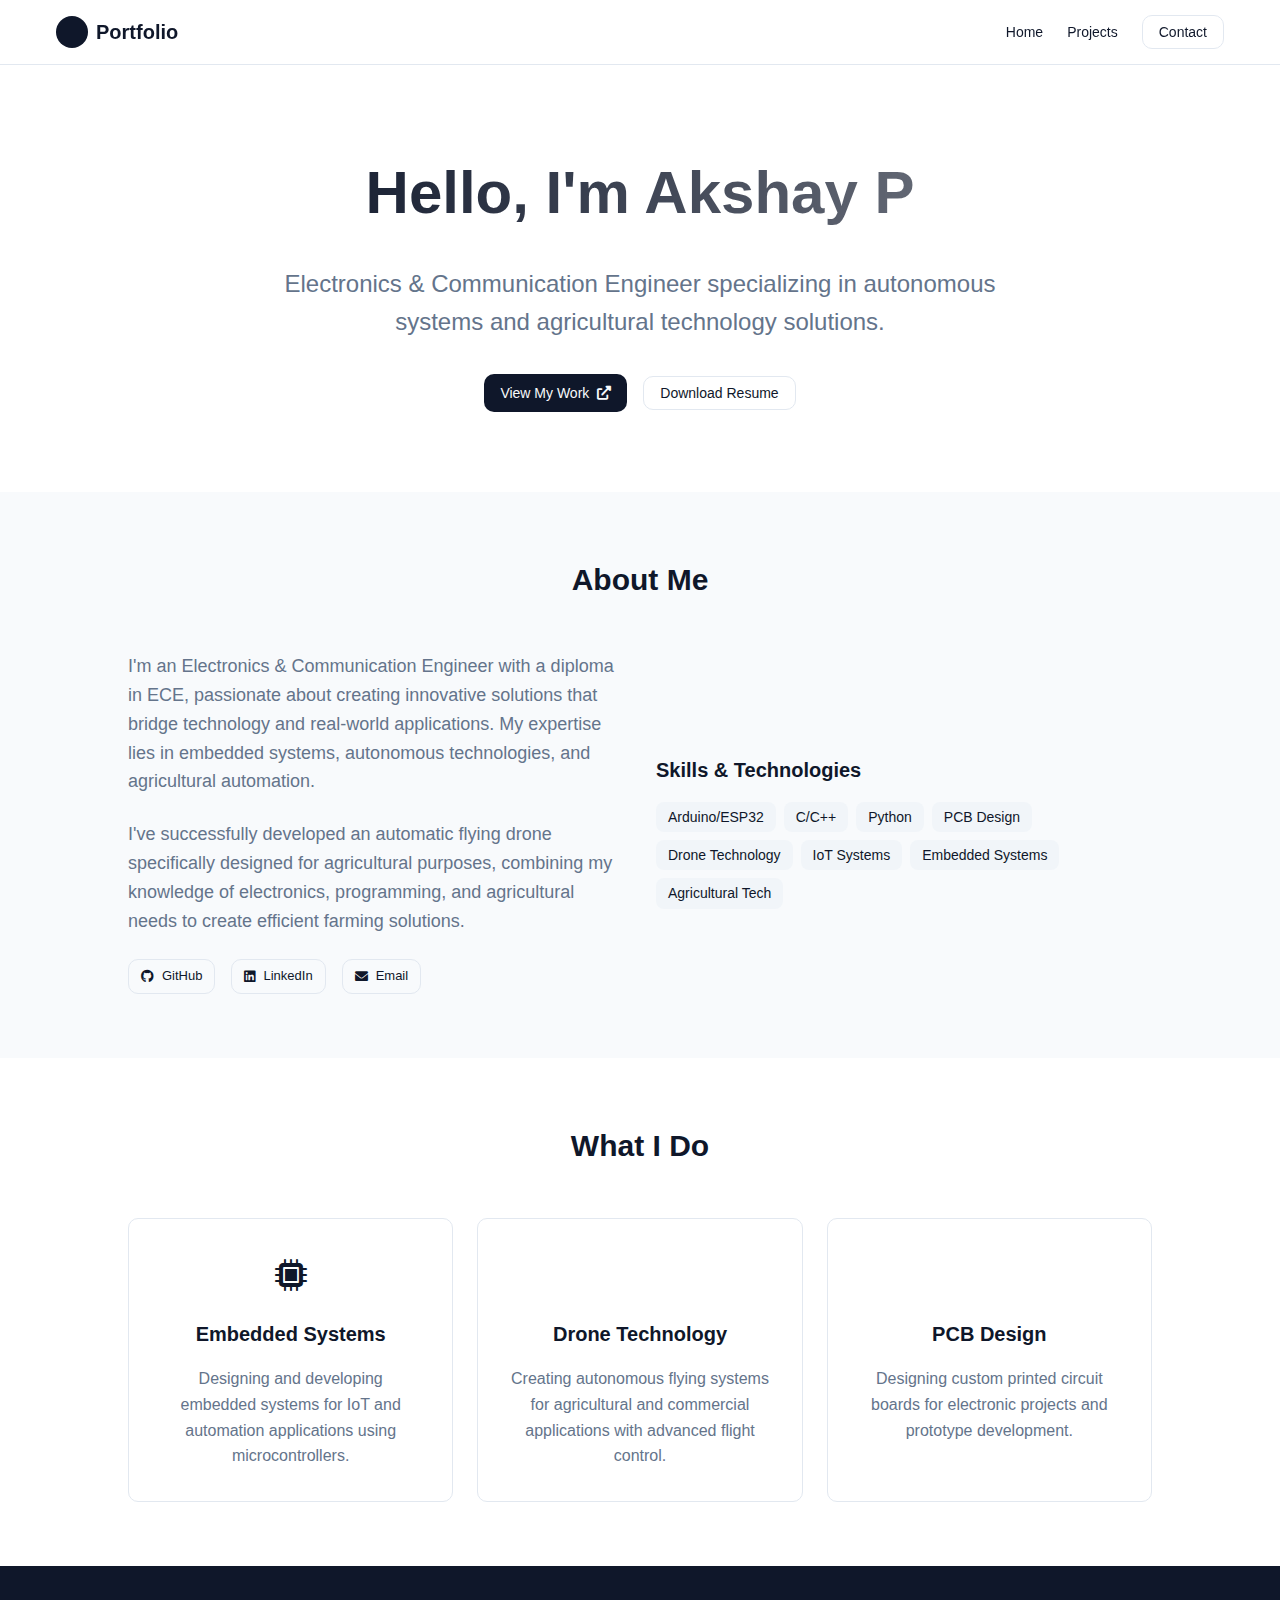
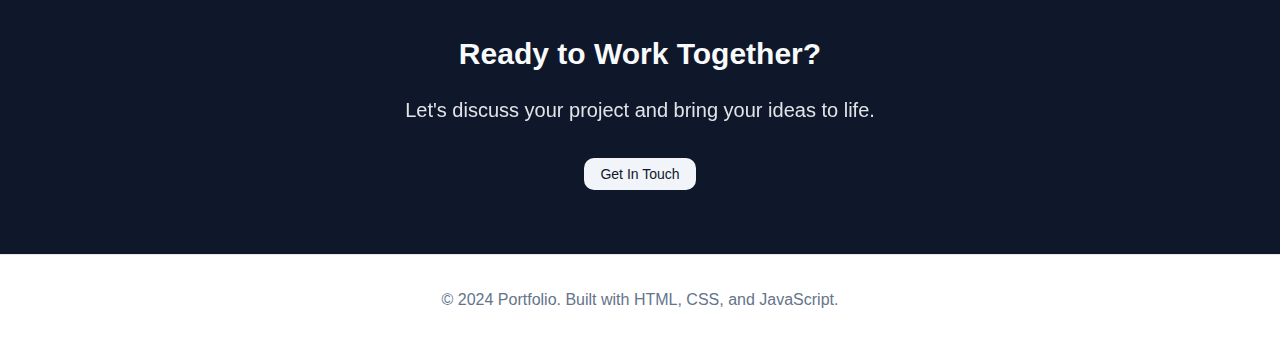
<file: static-portfolio (2)/home/ubuntu/static-portfolio/index.html>
<!DOCTYPE html>
<html lang="en">
<head>
    <meta charset="UTF-8">
    <meta name="viewport" content="width=device-width, initial-scale=1.0">
    <title>Akshay P - Portfolio</title>
    <link rel="stylesheet" href="styles.css">
    <link href="https://cdnjs.cloudflare.com/ajax/libs/font-awesome/6.0.0/css/all.min.css" rel="stylesheet">
</head>
<body>
    <!-- Header/Navigation -->
    <header class="header">
        <div class="container">
            <div class="nav-brand">
                <div class="logo"></div>
                <span class="brand-text">Portfolio</span>
            </div>
            <nav class="nav-menu">
                <a href="index.html" class="nav-link active">Home</a>
                <a href="projects.html" class="nav-link">Projects</a>
                <button class="btn btn-outline">Contact</button>
            </nav>
            <button class="mobile-menu-btn" id="mobileMenuBtn">
                <i class="fas fa-bars"></i>
            </button>
        </div>
    </header>

    <!-- Mobile Menu -->
    <div class="mobile-menu" id="mobileMenu">
        <a href="index.html" class="mobile-nav-link">Home</a>
        <a href="projects.html" class="mobile-nav-link">Projects</a>
        <button class="btn btn-outline">Contact</button>
    </div>

    <!-- Hero Section -->
    <section class="hero">
        <div class="container">
            <div class="hero-content">
                <h1 class="hero-title">Hello, I'm Akshay P</h1>
                <p class="hero-subtitle">
                    Electronics & Communication Engineer specializing in autonomous systems and agricultural technology solutions.
                </p>
                <div class="hero-buttons">
                    <a href="projects.html" class="btn btn-primary">
                        View My Work
                        <i class="fas fa-external-link-alt"></i>
                    </a>
                    <button class="btn btn-outline">Download Resume</button>
                </div>
            </div>
        </div>
    </section>

    <!-- About Section -->
    <section class="about">
        <div class="container">
            <div class="about-content">
                <h2 class="section-title">About Me</h2>
                <div class="about-grid">
                    <div class="about-text">
                        <p class="about-paragraph">
                            I'm an Electronics & Communication Engineer with a diploma in ECE, passionate about creating 
                            innovative solutions that bridge technology and real-world applications. My expertise lies in 
                            embedded systems, autonomous technologies, and agricultural automation.
                        </p>
                        <p class="about-paragraph">
                            I've successfully developed an automatic flying drone specifically designed for agricultural 
                            purposes, combining my knowledge of electronics, programming, and agricultural needs to create 
                            efficient farming solutions.
                        </p>
                        <div class="social-links">
                            <a href="#" class="btn btn-outline btn-sm">
                                <i class="fab fa-github"></i>
                                GitHub
                            </a>
                            <a href="#" class="btn btn-outline btn-sm">
                                <i class="fab fa-linkedin"></i>
                                LinkedIn
                            </a>
                            <a href="#" class="btn btn-outline btn-sm">
                                <i class="fas fa-envelope"></i>
                                Email
                            </a>
                        </div>
                    </div>
                    <div class="skills-section">
                        <h3 class="skills-title">Skills & Technologies</h3>
                        <div class="skills-grid">
                            <span class="skill-badge">Arduino/ESP32</span>
                            <span class="skill-badge">C/C++</span>
                            <span class="skill-badge">Python</span>
                            <span class="skill-badge">PCB Design</span>
                            <span class="skill-badge">Drone Technology</span>
                            <span class="skill-badge">IoT Systems</span>
                            <span class="skill-badge">Embedded Systems</span>
                            <span class="skill-badge">Agricultural Tech</span>
                        </div>
                    </div>
                </div>
            </div>
        </div>
    </section>

    <!-- Services Section -->
    <section class="services">
        <div class="container">
            <div class="services-content">
                <h2 class="section-title">What I Do</h2>
                <div class="services-grid">
                    <div class="service-card">
                        <div class="service-icon">
                            <i class="fas fa-microchip"></i>
                        </div>
                        <h3 class="service-title">Embedded Systems</h3>
                        <p class="service-description">
                            Designing and developing embedded systems for IoT and automation applications using microcontrollers.
                        </p>
                    </div>
                    <div class="service-card">
                        <div class="service-icon">
                            <i class="fas fa-drone"></i>
                        </div>
                        <h3 class="service-title">Drone Technology</h3>
                        <p class="service-description">
                            Creating autonomous flying systems for agricultural and commercial applications with advanced flight control.
                        </p>
                    </div>
                    <div class="service-card">
                        <div class="service-icon">
                            <i class="fas fa-circuit-board"></i>
                        </div>
                        <h3 class="service-title">PCB Design</h3>
                        <p class="service-description">
                            Designing custom printed circuit boards for electronic projects and prototype development.
                        </p>
                    </div>
                </div>
            </div>
        </div>
    </section>

    <!-- CTA Section -->
    <section class="cta">
        <div class="container">
            <div class="cta-content">
                <h2 class="cta-title">Ready to Work Together?</h2>
                <p class="cta-subtitle">
                    Let's discuss your project and bring your ideas to life.
                </p>
                <button class="btn btn-secondary">Get In Touch</button>
            </div>
        </div>
    </section>

    <!-- Footer -->
    <footer class="footer">
        <div class="container">
            <p class="footer-text">
                © 2024 Portfolio. Built with HTML, CSS, and JavaScript.
            </p>
        </div>
    </footer>

    <script src="script.js"></script>
</body>
</html>
</file>
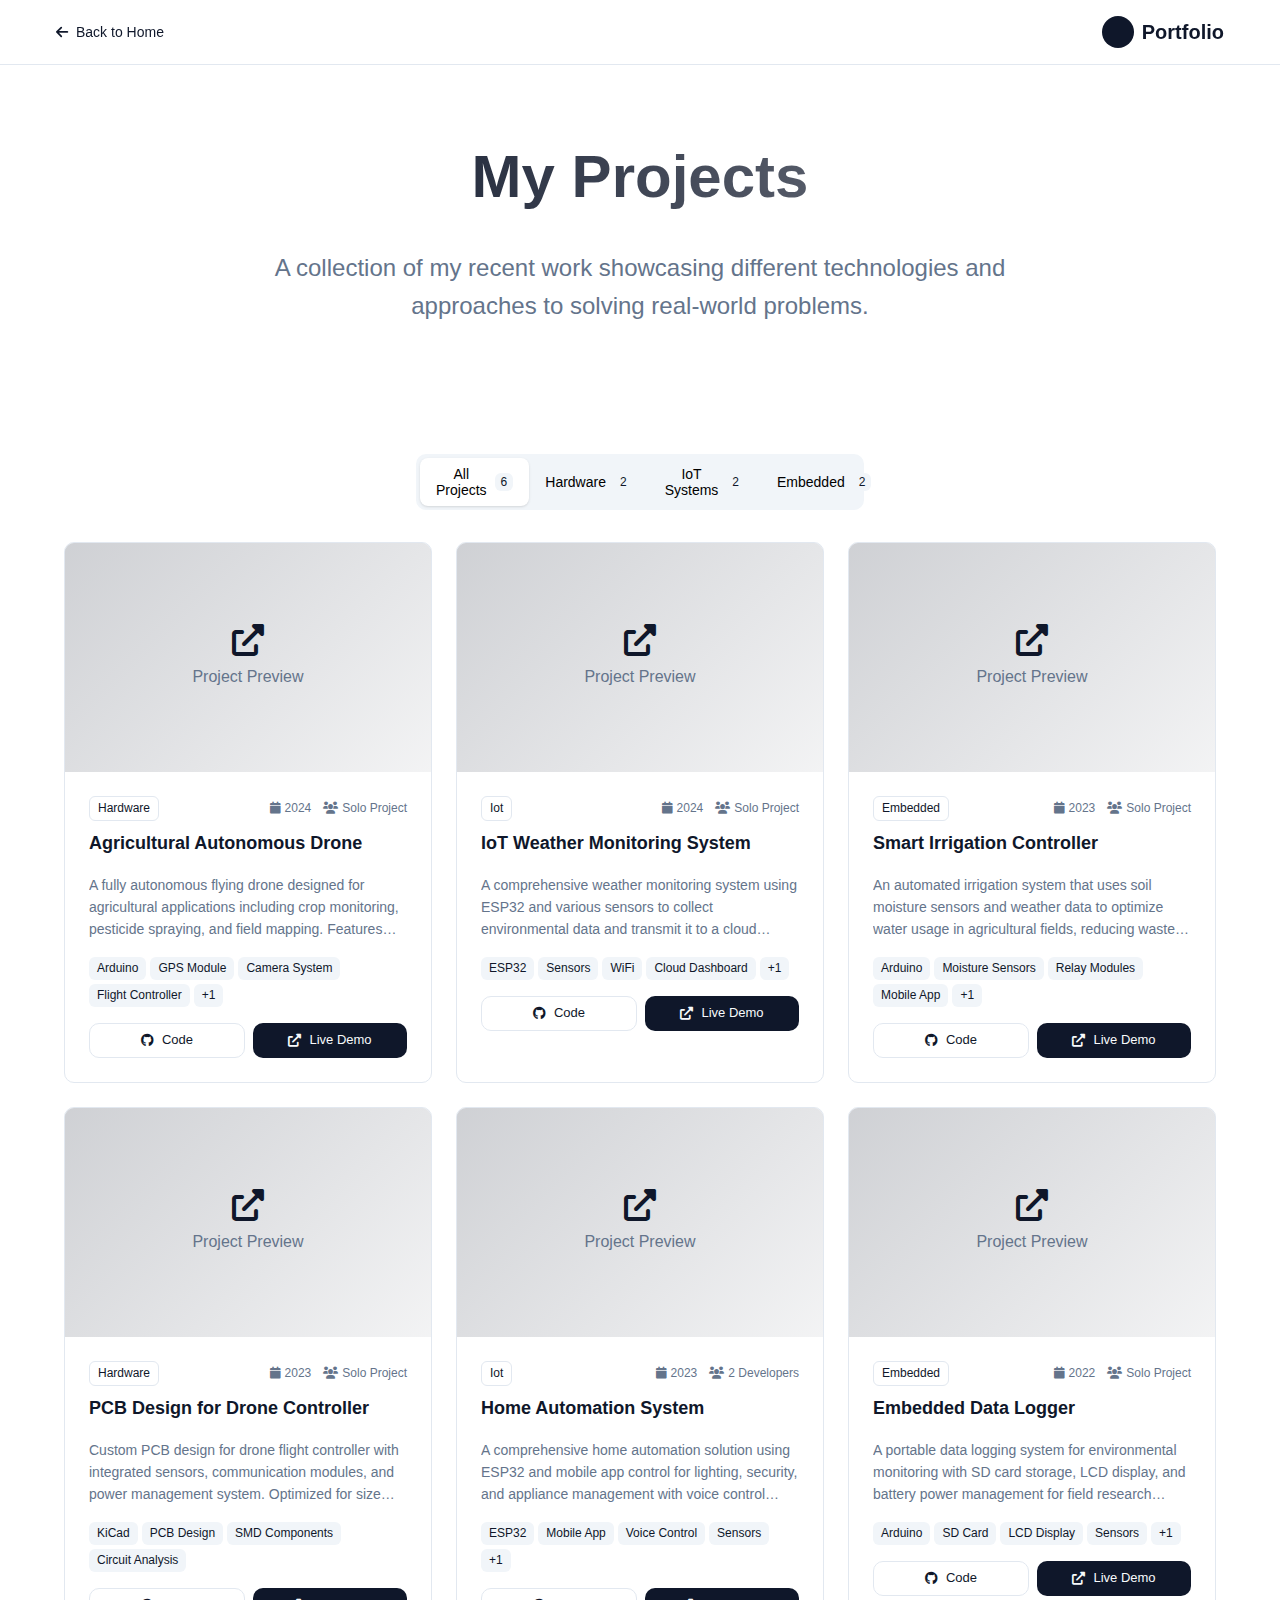
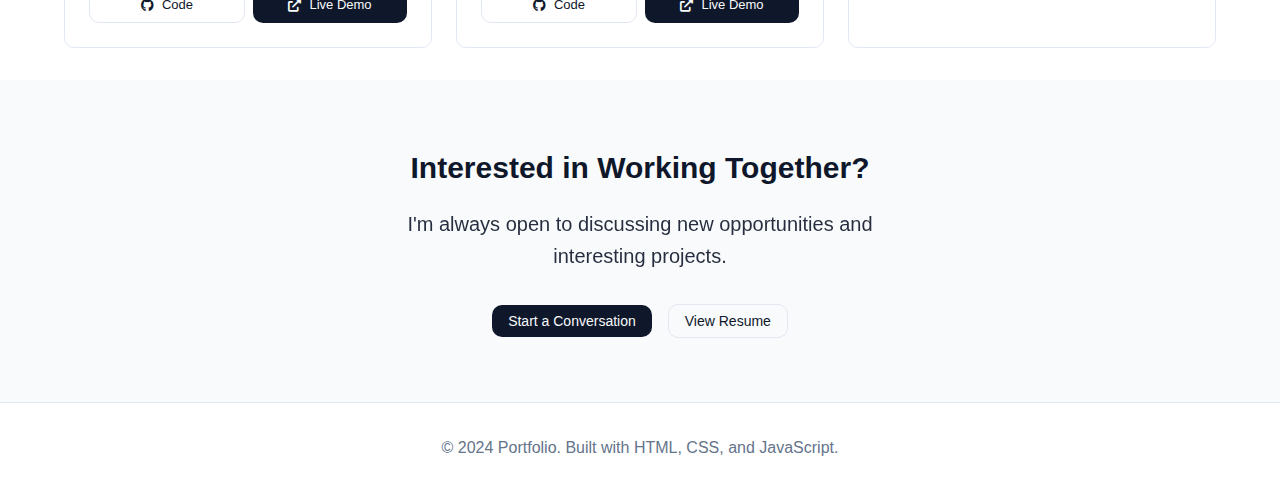
<file: static-portfolio (2)/home/ubuntu/static-portfolio/projects.html>
<!DOCTYPE html>
<html lang="en">
<head>
    <meta charset="UTF-8">
    <meta name="viewport" content="width=device-width, initial-scale=1.0">
    <title>Akshay P - Projects</title>
    <link rel="stylesheet" href="styles.css">
    <link href="https://cdnjs.cloudflare.com/ajax/libs/font-awesome/6.0.0/css/all.min.css" rel="stylesheet">
</head>
<body>
    <!-- Header/Navigation -->
    <header class="header">
        <div class="container">
            <div class="nav-brand">
                <a href="index.html" class="back-link">
                    <i class="fas fa-arrow-left"></i>
                    <span>Back to Home</span>
                </a>
            </div>
            <div class="nav-brand-right">
                <div class="logo"></div>
                <span class="brand-text">Portfolio</span>
            </div>
        </div>
    </header>

    <!-- Hero Section -->
    <section class="projects-hero">
        <div class="container">
            <div class="hero-content">
                <h1 class="hero-title">My Projects</h1>
                <p class="hero-subtitle">
                    A collection of my recent work showcasing different technologies and approaches to solving real-world problems.
                </p>
            </div>
        </div>
    </section>

    <!-- Projects Section -->
    <section class="projects-section">
        <div class="container">
            <div class="projects-content">
                <!-- Category Filter -->
                <div class="filter-tabs">
                    <button class="filter-tab active" data-category="all">
                        All Projects <span class="tab-count">6</span>
                    </button>
                    <button class="filter-tab" data-category="hardware">
                        Hardware <span class="tab-count">2</span>
                    </button>
                    <button class="filter-tab" data-category="iot">
                        IoT Systems <span class="tab-count">2</span>
                    </button>
                    <button class="filter-tab" data-category="embedded">
                        Embedded <span class="tab-count">2</span>
                    </button>
                </div>

                <!-- Projects Grid -->
                <div class="projects-grid" id="projectsGrid">
                    <!-- Project 1 -->
                    <div class="project-card" data-category="hardware">
                        <div class="project-image">
                            <div class="project-placeholder">
                                <i class="fas fa-external-link-alt"></i>
                                <p>Project Preview</p>
                            </div>
                            <div class="project-actions">
                                <a href="#" class="project-action-btn">
                                    <i class="fab fa-github"></i>
                                </a>
                                <a href="#" class="project-action-btn">
                                    <i class="fas fa-external-link-alt"></i>
                                </a>
                            </div>
                        </div>
                        <div class="project-content">
                            <div class="project-meta">
                                <span class="project-category">hardware</span>
                                <div class="project-info">
                                    <span class="project-date">
                                        <i class="fas fa-calendar"></i>
                                        2024
                                    </span>
                                    <span class="project-team">
                                        <i class="fas fa-users"></i>
                                        Solo Project
                                    </span>
                                </div>
                            </div>
                            <h3 class="project-title">Agricultural Autonomous Drone</h3>
                            <p class="project-description">
                                A fully autonomous flying drone designed for agricultural applications including crop monitoring, pesticide spraying, and field mapping. Features GPS navigation, obstacle avoidance, and real-time data transmission.
                            </p>
                            <div class="project-technologies">
                                <span class="tech-badge">Arduino</span>
                                <span class="tech-badge">GPS Module</span>
                                <span class="tech-badge">Camera System</span>
                                <span class="tech-badge">Flight Controller</span>
                                <span class="tech-badge">+1</span>
                            </div>
                            <div class="project-buttons">
                                <a href="#" class="btn btn-outline btn-sm">
                                    <i class="fab fa-github"></i>
                                    Code
                                </a>
                                <a href="#" class="btn btn-primary btn-sm">
                                    <i class="fas fa-external-link-alt"></i>
                                    Live Demo
                                </a>
                            </div>
                        </div>
                    </div>

                    <!-- Project 2 -->
                    <div class="project-card" data-category="iot">
                        <div class="project-image">
                            <div class="project-placeholder">
                                <i class="fas fa-external-link-alt"></i>
                                <p>Project Preview</p>
                            </div>
                            <div class="project-actions">
                                <a href="#" class="project-action-btn">
                                    <i class="fab fa-github"></i>
                                </a>
                                <a href="#" class="project-action-btn">
                                    <i class="fas fa-external-link-alt"></i>
                                </a>
                            </div>
                        </div>
                        <div class="project-content">
                            <div class="project-meta">
                                <span class="project-category">iot</span>
                                <div class="project-info">
                                    <span class="project-date">
                                        <i class="fas fa-calendar"></i>
                                        2024
                                    </span>
                                    <span class="project-team">
                                        <i class="fas fa-users"></i>
                                        Solo Project
                                    </span>
                                </div>
                            </div>
                            <h3 class="project-title">IoT Weather Monitoring System</h3>
                            <p class="project-description">
                                A comprehensive weather monitoring system using ESP32 and various sensors to collect environmental data and transmit it to a cloud dashboard for real-time monitoring.
                            </p>
                            <div class="project-technologies">
                                <span class="tech-badge">ESP32</span>
                                <span class="tech-badge">Sensors</span>
                                <span class="tech-badge">WiFi</span>
                                <span class="tech-badge">Cloud Dashboard</span>
                                <span class="tech-badge">+1</span>
                            </div>
                            <div class="project-buttons">
                                <a href="#" class="btn btn-outline btn-sm">
                                    <i class="fab fa-github"></i>
                                    Code
                                </a>
                                <a href="#" class="btn btn-primary btn-sm">
                                    <i class="fas fa-external-link-alt"></i>
                                    Live Demo
                                </a>
                            </div>
                        </div>
                    </div>

                    <!-- Project 3 -->
                    <div class="project-card" data-category="embedded">
                        <div class="project-image">
                            <div class="project-placeholder">
                                <i class="fas fa-external-link-alt"></i>
                                <p>Project Preview</p>
                            </div>
                            <div class="project-actions">
                                <a href="#" class="project-action-btn">
                                    <i class="fab fa-github"></i>
                                </a>
                                <a href="#" class="project-action-btn">
                                    <i class="fas fa-external-link-alt"></i>
                                </a>
                            </div>
                        </div>
                        <div class="project-content">
                            <div class="project-meta">
                                <span class="project-category">embedded</span>
                                <div class="project-info">
                                    <span class="project-date">
                                        <i class="fas fa-calendar"></i>
                                        2023
                                    </span>
                                    <span class="project-team">
                                        <i class="fas fa-users"></i>
                                        Solo Project
                                    </span>
                                </div>
                            </div>
                            <h3 class="project-title">Smart Irrigation Controller</h3>
                            <p class="project-description">
                                An automated irrigation system that uses soil moisture sensors and weather data to optimize water usage in agricultural fields, reducing waste and improving crop yield.
                            </p>
                            <div class="project-technologies">
                                <span class="tech-badge">Arduino</span>
                                <span class="tech-badge">Moisture Sensors</span>
                                <span class="tech-badge">Relay Modules</span>
                                <span class="tech-badge">Mobile App</span>
                                <span class="tech-badge">+1</span>
                            </div>
                            <div class="project-buttons">
                                <a href="#" class="btn btn-outline btn-sm">
                                    <i class="fab fa-github"></i>
                                    Code
                                </a>
                                <a href="#" class="btn btn-primary btn-sm">
                                    <i class="fas fa-external-link-alt"></i>
                                    Live Demo
                                </a>
                            </div>
                        </div>
                    </div>

                    <!-- Project 4 -->
                    <div class="project-card" data-category="hardware">
                        <div class="project-image">
                            <div class="project-placeholder">
                                <i class="fas fa-external-link-alt"></i>
                                <p>Project Preview</p>
                            </div>
                            <div class="project-actions">
                                <a href="#" class="project-action-btn">
                                    <i class="fab fa-github"></i>
                                </a>
                                <a href="#" class="project-action-btn">
                                    <i class="fas fa-external-link-alt"></i>
                                </a>
                            </div>
                        </div>
                        <div class="project-content">
                            <div class="project-meta">
                                <span class="project-category">hardware</span>
                                <div class="project-info">
                                    <span class="project-date">
                                        <i class="fas fa-calendar"></i>
                                        2023
                                    </span>
                                    <span class="project-team">
                                        <i class="fas fa-users"></i>
                                        Solo Project
                                    </span>
                                </div>
                            </div>
                            <h3 class="project-title">PCB Design for Drone Controller</h3>
                            <p class="project-description">
                                Custom PCB design for drone flight controller with integrated sensors, communication modules, and power management system. Optimized for size and performance.
                            </p>
                            <div class="project-technologies">
                                <span class="tech-badge">KiCad</span>
                                <span class="tech-badge">PCB Design</span>
                                <span class="tech-badge">SMD Components</span>
                                <span class="tech-badge">Circuit Analysis</span>
                            </div>
                            <div class="project-buttons">
                                <a href="#" class="btn btn-outline btn-sm">
                                    <i class="fab fa-github"></i>
                                    Code
                                </a>
                                <a href="#" class="btn btn-primary btn-sm">
                                    <i class="fas fa-external-link-alt"></i>
                                    Live Demo
                                </a>
                            </div>
                        </div>
                    </div>

                    <!-- Project 5 -->
                    <div class="project-card" data-category="iot">
                        <div class="project-image">
                            <div class="project-placeholder">
                                <i class="fas fa-external-link-alt"></i>
                                <p>Project Preview</p>
                            </div>
                            <div class="project-actions">
                                <a href="#" class="project-action-btn">
                                    <i class="fab fa-github"></i>
                                </a>
                                <a href="#" class="project-action-btn">
                                    <i class="fas fa-external-link-alt"></i>
                                </a>
                            </div>
                        </div>
                        <div class="project-content">
                            <div class="project-meta">
                                <span class="project-category">iot</span>
                                <div class="project-info">
                                    <span class="project-date">
                                        <i class="fas fa-calendar"></i>
                                        2023
                                    </span>
                                    <span class="project-team">
                                        <i class="fas fa-users"></i>
                                        2 Developers
                                    </span>
                                </div>
                            </div>
                            <h3 class="project-title">Home Automation System</h3>
                            <p class="project-description">
                                A comprehensive home automation solution using ESP32 and mobile app control for lighting, security, and appliance management with voice control integration.
                            </p>
                            <div class="project-technologies">
                                <span class="tech-badge">ESP32</span>
                                <span class="tech-badge">Mobile App</span>
                                <span class="tech-badge">Voice Control</span>
                                <span class="tech-badge">Sensors</span>
                                <span class="tech-badge">+1</span>
                            </div>
                            <div class="project-buttons">
                                <a href="#" class="btn btn-outline btn-sm">
                                    <i class="fab fa-github"></i>
                                    Code
                                </a>
                                <a href="#" class="btn btn-primary btn-sm">
                                    <i class="fas fa-external-link-alt"></i>
                                    Live Demo
                                </a>
                            </div>
                        </div>
                    </div>

                    <!-- Project 6 -->
                    <div class="project-card" data-category="embedded">
                        <div class="project-image">
                            <div class="project-placeholder">
                                <i class="fas fa-external-link-alt"></i>
                                <p>Project Preview</p>
                            </div>
                            <div class="project-actions">
                                <a href="#" class="project-action-btn">
                                    <i class="fab fa-github"></i>
                                </a>
                                <a href="#" class="project-action-btn">
                                    <i class="fas fa-external-link-alt"></i>
                                </a>
                            </div>
                        </div>
                        <div class="project-content">
                            <div class="project-meta">
                                <span class="project-category">embedded</span>
                                <div class="project-info">
                                    <span class="project-date">
                                        <i class="fas fa-calendar"></i>
                                        2022
                                    </span>
                                    <span class="project-team">
                                        <i class="fas fa-users"></i>
                                        Solo Project
                                    </span>
                                </div>
                            </div>
                            <h3 class="project-title">Embedded Data Logger</h3>
                            <p class="project-description">
                                A portable data logging system for environmental monitoring with SD card storage, LCD display, and battery power management for field research applications.
                            </p>
                            <div class="project-technologies">
                                <span class="tech-badge">Arduino</span>
                                <span class="tech-badge">SD Card</span>
                                <span class="tech-badge">LCD Display</span>
                                <span class="tech-badge">Sensors</span>
                                <span class="tech-badge">+1</span>
                            </div>
                            <div class="project-buttons">
                                <a href="#" class="btn btn-outline btn-sm">
                                    <i class="fab fa-github"></i>
                                    Code
                                </a>
                                <a href="#" class="btn btn-primary btn-sm">
                                    <i class="fas fa-external-link-alt"></i>
                                    Live Demo
                                </a>
                            </div>
                        </div>
                    </div>
                </div>
            </div>
        </div>
    </section>

    <!-- CTA Section -->
    <section class="projects-cta">
        <div class="container">
            <div class="cta-content">
                <h2 class="cta-title">Interested in Working Together?</h2>
                <p class="cta-subtitle">
                    I'm always open to discussing new opportunities and interesting projects.
                </p>
                <div class="cta-buttons">
                    <button class="btn btn-primary">Start a Conversation</button>
                    <button class="btn btn-outline">View Resume</button>
                </div>
            </div>
        </div>
    </section>

    <!-- Footer -->
    <footer class="footer">
        <div class="container">
            <p class="footer-text">
                © 2024 Portfolio. Built with HTML, CSS, and JavaScript.
            </p>
        </div>
    </footer>

    <script src="script.js"></script>
</body>
</html>
</file>
<file: static-portfolio (2)/home/ubuntu/static-portfolio/styles.css>
/* Reset and Base Styles */
* {
    margin: 0;
    padding: 0;
    box-sizing: border-box;
}

:root {
    --primary: #0f172a;
    --primary-foreground: #f8fafc;
    --secondary: #f1f5f9;
    --secondary-foreground: #0f172a;
    --muted: #f1f5f9;
    --muted-foreground: #64748b;
    --background: #ffffff;
    --foreground: #0f172a;
    --border: #e2e8f0;
    --card: #ffffff;
    --card-foreground: #0f172a;
    --accent: #f1f5f9;
    --accent-foreground: #0f172a;
    --radius: 0.625rem;
    --shadow: 0 1px 3px 0 rgb(0 0 0 / 0.1), 0 1px 2px -1px rgb(0 0 0 / 0.1);
    --shadow-lg: 0 10px 15px -3px rgb(0 0 0 / 0.1), 0 4px 6px -4px rgb(0 0 0 / 0.1);
}

body {
    font-family: -apple-system, BlinkMacSystemFont, 'Segoe UI', Roboto, 'Helvetica Neue', Arial, sans-serif;
    line-height: 1.6;
    color: var(--foreground);
    background-color: var(--background);
    min-height: 100vh;
}

.container {
    max-width: 1200px;
    margin: 0 auto;
    padding: 0 1rem;
}

/* Header Styles */
.header {
    position: sticky;
    top: 0;
    z-index: 50;
    width: 100%;
    border-bottom: 1px solid var(--border);
    background: rgba(255, 255, 255, 0.95);
    backdrop-filter: blur(10px);
    -webkit-backdrop-filter: blur(10px);
}

.header .container {
    display: flex;
    height: 4rem;
    align-items: center;
    justify-content: space-between;
}

.nav-brand {
    display: flex;
    align-items: center;
    gap: 0.5rem;
}

.nav-brand-right {
    display: flex;
    align-items: center;
    gap: 0.5rem;
}

.logo {
    height: 2rem;
    width: 2rem;
    border-radius: 50%;
    background-color: var(--primary);
}

.brand-text {
    font-size: 1.25rem;
    font-weight: 700;
}

.back-link {
    display: flex;
    align-items: center;
    gap: 0.5rem;
    text-decoration: none;
    color: var(--foreground);
    font-size: 0.875rem;
    font-weight: 500;
    transition: color 0.2s;
}

.back-link:hover {
    color: var(--primary);
}

.nav-menu {
    display: flex;
    align-items: center;
    gap: 1.5rem;
}

.nav-link {
    font-size: 0.875rem;
    font-weight: 500;
    text-decoration: none;
    color: var(--foreground);
    transition: color 0.2s;
}

.nav-link:hover,
.nav-link.active {
    color: var(--primary);
}

.mobile-menu-btn {
    display: none;
    background: none;
    border: none;
    font-size: 1.25rem;
    cursor: pointer;
}

.mobile-menu {
    display: none;
    position: fixed;
    top: 4rem;
    left: 0;
    right: 0;
    background: var(--background);
    border-bottom: 1px solid var(--border);
    padding: 1rem;
    gap: 1rem;
    flex-direction: column;
    z-index: 40;
}

.mobile-nav-link {
    text-decoration: none;
    color: var(--foreground);
    font-weight: 500;
    padding: 0.5rem 0;
}

/* Button Styles */
.btn {
    display: inline-flex;
    align-items: center;
    justify-content: center;
    gap: 0.5rem;
    border-radius: var(--radius);
    font-size: 0.875rem;
    font-weight: 500;
    text-decoration: none;
    border: none;
    cursor: pointer;
    transition: all 0.2s;
    padding: 0.5rem 1rem;
}

.btn-sm {
    padding: 0.375rem 0.75rem;
    font-size: 0.8125rem;
}

.btn-lg {
    padding: 0.75rem 2rem;
    font-size: 1rem;
}

.btn-primary {
    background-color: var(--primary);
    color: var(--primary-foreground);
}

.btn-primary:hover {
    background-color: rgba(15, 23, 42, 0.9);
    transform: translateY(-1px);
    box-shadow: var(--shadow-lg);
}

.btn-secondary {
    background-color: var(--secondary);
    color: var(--secondary-foreground);
}

.btn-secondary:hover {
    background-color: rgba(241, 245, 249, 0.8);
}

.btn-outline {
    border: 1px solid var(--border);
    background-color: transparent;
    color: var(--foreground);
}

.btn-outline:hover {
    background-color: var(--accent);
    border-color: var(--primary);
}

/* Hero Section */
.hero {
    padding: 5rem 1rem;
    text-align: center;
}

.hero-content {
    max-width: 48rem;
    margin: 0 auto;
}

.hero-title {
    font-size: 2.5rem;
    font-weight: 700;
    margin-bottom: 1.5rem;
    background: linear-gradient(to right, var(--primary), rgba(15, 23, 42, 0.6));
    -webkit-background-clip: text;
    -webkit-text-fill-color: transparent;
    background-clip: text;
}

.hero-subtitle {
    font-size: 1.25rem;
    color: var(--muted-foreground);
    margin-bottom: 2rem;
}

.hero-buttons {
    display: flex;
    flex-direction: column;
    gap: 1rem;
    align-items: center;
}

/* Projects Hero */
.projects-hero {
    padding: 4rem 1rem;
    text-align: center;
}

/* About Section */
.about {
    padding: 4rem 1rem;
    background-color: rgba(241, 245, 249, 0.5);
}

.about-content {
    max-width: 64rem;
    margin: 0 auto;
}

.section-title {
    font-size: 1.875rem;
    font-weight: 700;
    text-align: center;
    margin-bottom: 3rem;
}

.about-grid {
    display: grid;
    gap: 2rem;
    align-items: center;
}

.about-paragraph {
    font-size: 1.125rem;
    color: var(--muted-foreground);
    margin-bottom: 1.5rem;
}

.social-links {
    display: flex;
    gap: 1rem;
}

.skills-section {
    margin-top: 1rem;
}

.skills-title {
    font-size: 1.25rem;
    font-weight: 600;
    margin-bottom: 1rem;
}

.skills-grid {
    display: flex;
    flex-wrap: wrap;
    gap: 0.5rem;
}

.skill-badge {
    display: inline-flex;
    align-items: center;
    padding: 0.25rem 0.75rem;
    background-color: var(--secondary);
    color: var(--secondary-foreground);
    border-radius: calc(var(--radius) - 2px);
    font-size: 0.875rem;
    font-weight: 500;
}

/* Services Section */
.services {
    padding: 4rem 1rem;
}

.services-content {
    max-width: 64rem;
    margin: 0 auto;
}

.services-grid {
    display: grid;
    gap: 1.5rem;
}

.service-card {
    background-color: var(--card);
    border: 1px solid var(--border);
    border-radius: var(--radius);
    padding: 2rem;
    text-align: center;
    transition: box-shadow 0.2s;
}

.service-card:hover {
    box-shadow: var(--shadow-lg);
}

.service-icon {
    margin: 0 auto 1rem;
    color: var(--primary);
    font-size: 2rem;
}

.service-title {
    font-size: 1.25rem;
    font-weight: 600;
    margin-bottom: 1rem;
}

.service-description {
    color: var(--muted-foreground);
}

/* Projects Section */
.projects-section {
    padding: 2rem 1rem;
}

.projects-content {
    max-width: 72rem;
    margin: 0 auto;
}

.filter-tabs {
    display: grid;
    grid-template-columns: repeat(4, 1fr);
    max-width: 28rem;
    margin: 0 auto 2rem;
    background-color: var(--muted);
    border-radius: var(--radius);
    padding: 0.25rem;
}

.filter-tab {
    display: flex;
    align-items: center;
    justify-content: center;
    gap: 0.5rem;
    padding: 0.5rem 1rem;
    background: none;
    border: none;
    border-radius: calc(var(--radius) - 2px);
    font-size: 0.875rem;
    font-weight: 500;
    cursor: pointer;
    transition: all 0.2s;
}

.filter-tab.active {
    background-color: var(--background);
    box-shadow: var(--shadow);
}

.tab-count {
    background-color: var(--secondary);
    color: var(--secondary-foreground);
    padding: 0.125rem 0.375rem;
    border-radius: 0.375rem;
    font-size: 0.75rem;
}

.projects-grid {
    display: grid;
    gap: 1.5rem;
}

.project-card {
    background-color: var(--card);
    border: 1px solid var(--border);
    border-radius: var(--radius);
    overflow: hidden;
    transition: all 0.3s;
}

.project-card:hover {
    box-shadow: var(--shadow-lg);
    transform: translateY(-2px);
}

.project-image {
    position: relative;
    aspect-ratio: 16/10;
    background: linear-gradient(135deg, rgba(15, 23, 42, 0.2), rgba(15, 23, 42, 0.05));
    display: flex;
    align-items: center;
    justify-content: center;
    overflow: hidden;
}

.project-placeholder {
    text-align: center;
    color: var(--muted-foreground);
}

.project-placeholder i {
    font-size: 2rem;
    margin-bottom: 0.5rem;
    color: var(--primary);
}

.project-actions {
    position: absolute;
    top: 1rem;
    right: 1rem;
    display: flex;
    gap: 0.5rem;
    opacity: 0;
    transition: opacity 0.2s;
}

.project-card:hover .project-actions {
    opacity: 1;
}

.project-action-btn {
    display: flex;
    align-items: center;
    justify-content: center;
    width: 2rem;
    height: 2rem;
    background-color: var(--secondary);
    color: var(--secondary-foreground);
    border-radius: 0.375rem;
    text-decoration: none;
    transition: background-color 0.2s;
}

.project-action-btn:hover {
    background-color: var(--accent);
}

.project-content {
    padding: 1.5rem;
}

.project-meta {
    display: flex;
    align-items: center;
    justify-content: space-between;
    margin-bottom: 0.5rem;
}

.project-category {
    padding: 0.125rem 0.5rem;
    background-color: transparent;
    border: 1px solid var(--border);
    border-radius: calc(var(--radius) - 4px);
    font-size: 0.75rem;
    text-transform: capitalize;
}

.project-info {
    display: flex;
    gap: 0.75rem;
    font-size: 0.75rem;
    color: var(--muted-foreground);
}

.project-date,
.project-team {
    display: flex;
    align-items: center;
    gap: 0.25rem;
}

.project-title {
    font-size: 1.125rem;
    font-weight: 600;
    margin-bottom: 1rem;
}

.project-description {
    color: var(--muted-foreground);
    font-size: 0.875rem;
    margin-bottom: 1rem;
    display: -webkit-box;
    -webkit-line-clamp: 3;
    -webkit-box-orient: vertical;
    overflow: hidden;
}

.project-technologies {
    display: flex;
    flex-wrap: wrap;
    gap: 0.25rem;
    margin-bottom: 1rem;
}

.tech-badge {
    padding: 0.125rem 0.5rem;
    background-color: var(--secondary);
    color: var(--secondary-foreground);
    border-radius: calc(var(--radius) - 4px);
    font-size: 0.75rem;
}

.project-buttons {
    display: flex;
    gap: 0.5rem;
}

.project-buttons .btn {
    flex: 1;
}

/* CTA Section */
.cta {
    padding: 4rem 1rem;
    background-color: var(--primary);
    color: var(--primary-foreground);
    text-align: center;
}

.projects-cta {
    padding: 4rem 1rem;
    background-color: rgba(241, 245, 249, 0.5);
    text-align: center;
}

.cta-content {
    max-width: 32rem;
    margin: 0 auto;
}

.cta-title {
    font-size: 1.875rem;
    font-weight: 700;
    margin-bottom: 1rem;
}

.cta-subtitle {
    font-size: 1.25rem;
    margin-bottom: 2rem;
    opacity: 0.9;
}

.cta-buttons {
    display: flex;
    flex-direction: column;
    gap: 1rem;
    align-items: center;
}

/* Footer */
.footer {
    padding: 2rem 1rem;
    border-top: 1px solid var(--border);
    text-align: center;
}

.footer-text {
    color: var(--muted-foreground);
}

/* Responsive Design */
@media (min-width: 640px) {
    .hero-buttons,
    .cta-buttons {
        flex-direction: row;
        justify-content: center;
    }

    .hero-buttons .btn,
    .cta-buttons .btn {
        width: auto;
    }

    .social-links {
        justify-content: flex-start;
    }
}

@media (min-width: 768px) {
    .hero-title {
        font-size: 3.75rem;
    }

    .hero-subtitle {
        font-size: 1.5rem;
    }

    .about-grid {
        grid-template-columns: 1fr 1fr;
    }

    .services-grid {
        grid-template-columns: repeat(3, 1fr);
    }

    .projects-grid {
        grid-template-columns: repeat(2, 1fr);
    }

    .nav-menu {
        display: flex;
    }

    .mobile-menu-btn {
        display: none;
    }
}

@media (min-width: 1024px) {
    .projects-grid {
        grid-template-columns: repeat(3, 1fr);
    }
}

@media (max-width: 767px) {
    .nav-menu {
        display: none;
    }

    .mobile-menu-btn {
        display: block;
    }

    .mobile-menu.active {
        display: flex;
    }

    .filter-tabs {
        grid-template-columns: repeat(2, 1fr);
        gap: 0.25rem;
    }

    .filter-tab {
        font-size: 0.8125rem;
        padding: 0.375rem 0.75rem;
    }

    .hero-title {
        font-size: 2rem;
    }

    .hero-subtitle {
        font-size: 1.125rem;
    }

    .section-title {
        font-size: 1.5rem;
    }

    .cta-title {
        font-size: 1.5rem;
    }

    .cta-subtitle {
        font-size: 1.125rem;
    }
}

/* Animation and Transitions */
@keyframes fadeInUp {
    from {
        opacity: 0;
        transform: translateY(30px);
    }
    to {
        opacity: 1;
        transform: translateY(0);
    }
}

.project-card {
    animation: fadeInUp 0.6s ease-out;
}

.project-card:nth-child(2) {
    animation-delay: 0.1s;
}

.project-card:nth-child(3) {
    animation-delay: 0.2s;
}

.project-card:nth-child(4) {
    animation-delay: 0.3s;
}

.project-card:nth-child(5) {
    animation-delay: 0.4s;
}

.project-card:nth-child(6) {
    animation-delay: 0.5s;
}

/* Hidden class for filtering */
.hidden {
    display: none !important;
}
</file>
